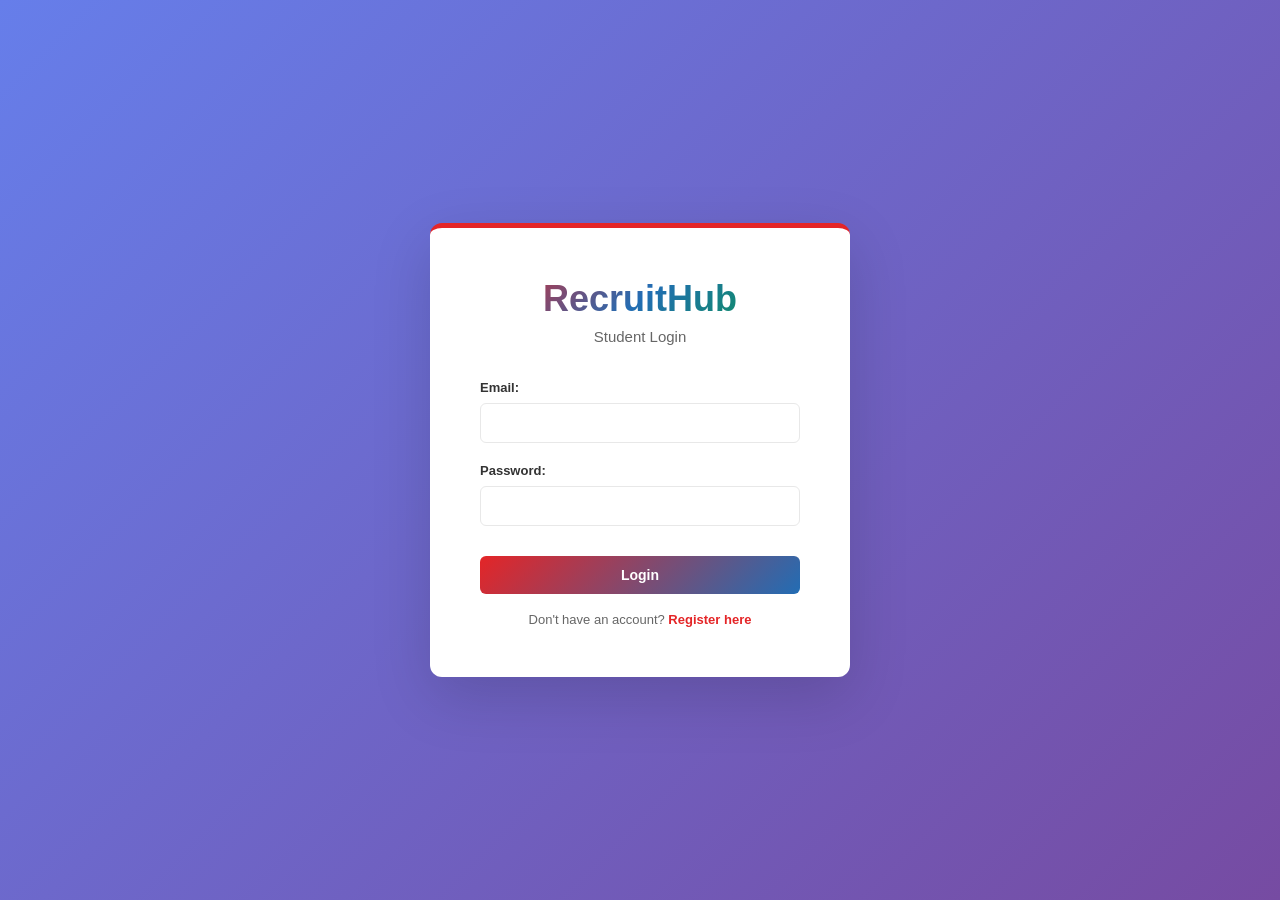
<file: Frontend/HTML/index.html>
<!DOCTYPE html>
<html lang="en">
<head>
    <meta charset="UTF-8">
    <meta name="viewport" content="width=device-width, initial-scale=1.0">
    <title>RecruitHub - Login</title>
    <link rel="stylesheet" href="../CSS/style.css">
</head>
<body class ="login-body">
    <div class="login-container">
        <h1>RecruitHub</h1>
        <h2>Student Login</h2>
        
        <form id="loginForm">
            <div class="form-group">
                <label for="email">Email:</label>
                <input type="email" id="email" name="email" required>
            </div>

            <div class="form-group">
                <label for="password">Password:</label>
                <input type="password" id="password" name="password" required>
            </div>

            <button type="submit" class="btn">Login</button>
        </form>

        <p>Don't have an account? <a href="../HTML/register.html">Register here</a></p>
    </div>
    <div id="customPopup" class="custom-popup"></div>
    <script src="../JS/script.js"></script>
</body>
</html>
</file>
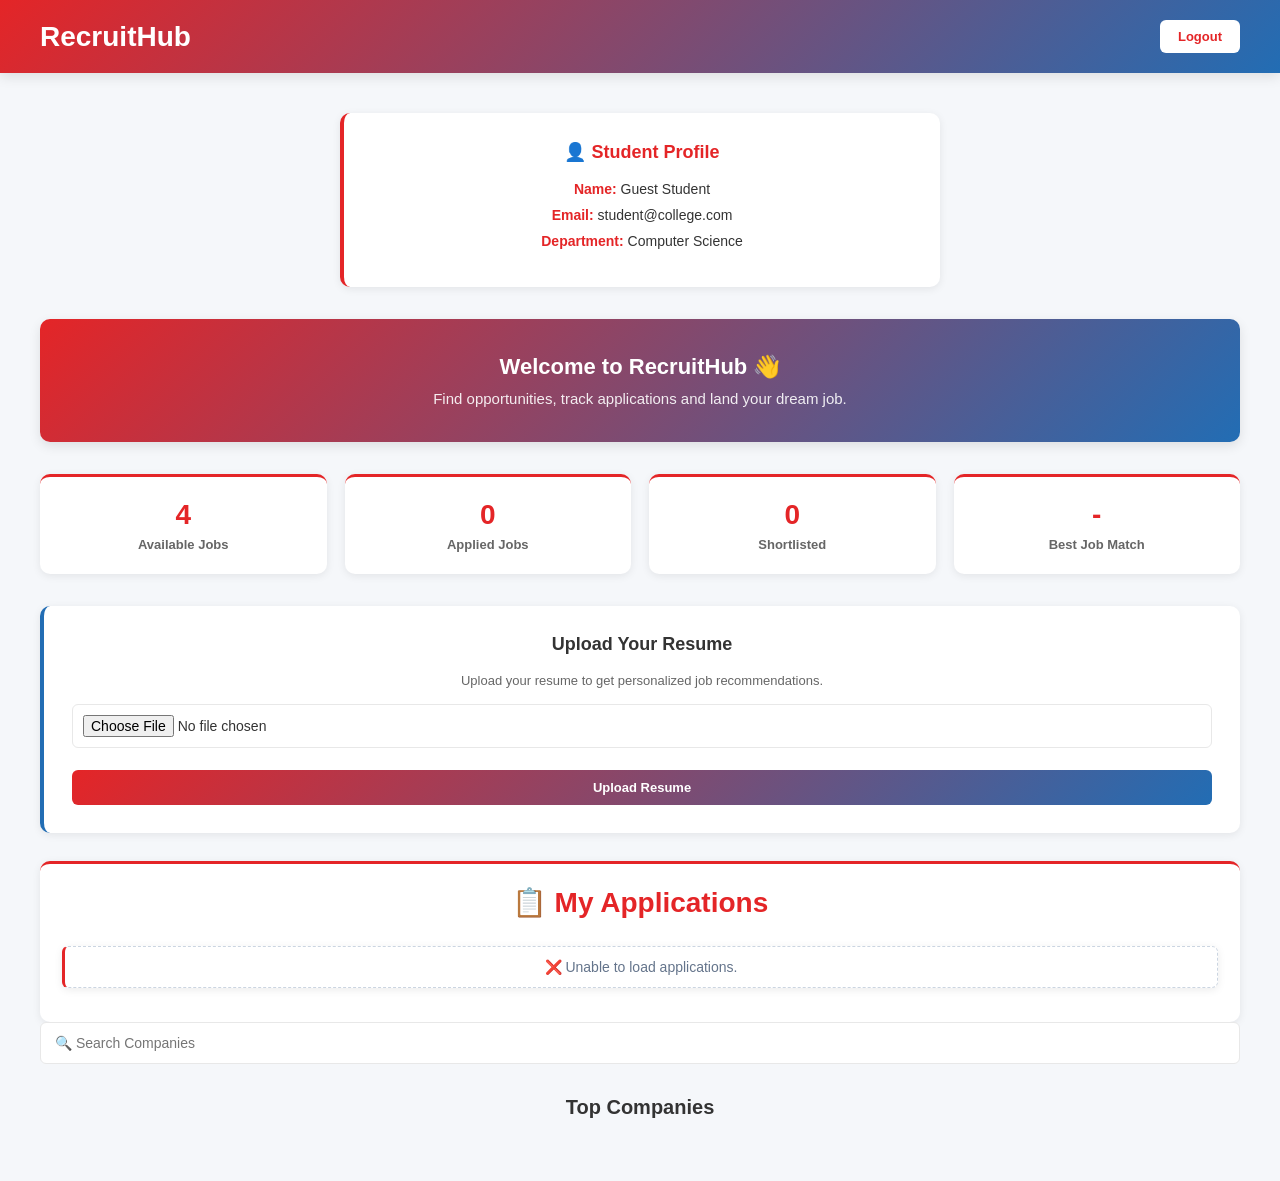
<file: Frontend/HTML/dashboard.html>
<!DOCTYPE html>

<html lang="en">
<head>
    <meta charset="UTF-8">
    <meta name="viewport" content="width=device-width, initial-scale=1.0">
    <title>RecruitHub - Dashboard</title>
    <link rel="stylesheet" href="../CSS/style.css">
</head>
<body class="dashboard-body">


<header class="dashboard-header">
    <h1>RecruitHub</h1>
    <button class="logout-btn" onclick="logout()">Logout</button>
</header>

<div class="dashboard-container">

    <!-- Student Profile -->
    <div class="student-card">
        <h2>👤 Student Profile</h2>

        <div class="profile-details">
            <p><strong>Name:</strong> <span id="studentName"></span></p>
            <p><strong>Email:</strong> <span id="studentEmail"></span></p>
            <p><strong>Department:</strong> <span id="studentDept"></span></p>
        </div>
    </div>

    <!-- Hero Section -->
    <div class="hero-section">
        <h2>Welcome to RecruitHub 👋</h2>
        <p>Find opportunities, track applications and land your dream job.</p>
    </div>

    <!-- Stats -->
    <div class="stats-container">

        <div class="stat-card">
            <h3>4</h3>
            <p>Available Jobs</p>
        </div>

        <div class="stat-card">
            <h3 id="appliedCount">0</h3>
            <p>Applied Jobs</p>
        </div>

        <div class="stat-card">
            <h3>0</h3>
            <p>Shortlisted</p>
        </div>

        <div class="stat-card">
    <h3 id="topMatch">-</h3>
    <p>Best Job Match</p>
       </div>

    </div>
    <!-- RESUME UPLOAD SECTION -->

<div class="resume-section">

    <h2>Upload Your Resume</h2>

    <p>
        Upload your resume to get personalized job recommendations.
    </p>

    <form id="resumeForm">

        <input
            type="file"
            id="resumeFile"
            accept=".pdf"
            required
        >

        <button
            type="submit"
            class="upload-resume-btn"
        >
            Upload Resume
        </button>

    </form>

</div>

    <!-- Applications -->
    <div class="stat-card">
        <h3>📋 My Applications</h3>
        <ul id="appliedCompanies" style="margin-top:15px;"></ul>
    </div>

    <!-- Search -->
    <div class="search-section">
        <input type="text" id="searchInput" placeholder="🔍 Search Companies">
    </div>

    <!-- Companies -->
    <div class="companies-section">
        <h2>Top Companies</h2>
        <div class="companies-grid" id="companiesGrid">

    </div>

</div>

</div>

<div id="customPopup" class="custom-popup"></div>
<div id="withdrawModal" class="withdraw-modal">

    <div class="withdraw-modal-box">

        <h3>Withdraw Application?</h3>

        <p>
            Are you sure you want to withdraw this application?
        </p>

        <div class="withdraw-modal-buttons">

            <button
                class="cancel-withdraw-btn"
                onclick="closeWithdrawModal()">

                Cancel

            </button>

            <button
                class="confirm-withdraw-btn"
                onclick="confirmWithdraw()">

                Yes, Withdraw

            </button>

        </div>

    </div>

</div>
<div id="logoutModal" class="withdraw-modal">

    <div class="withdraw-modal-box">

        <h3>Logout?</h3>

        <p>
            Are you sure you want to logout?
        </p>

        <div class="withdraw-modal-buttons">

            <button
                class="cancel-withdraw-btn"
                onclick="closeLogoutModal()">

                Cancel

            </button>

            <button
                class="confirm-withdraw-btn"
                onclick="confirmLogout()">

                Yes, Logout

            </button>

        </div>

    </div>

</div>

<script src="../JS/script.js"></script>
</body>



</body>
</html>
</file>
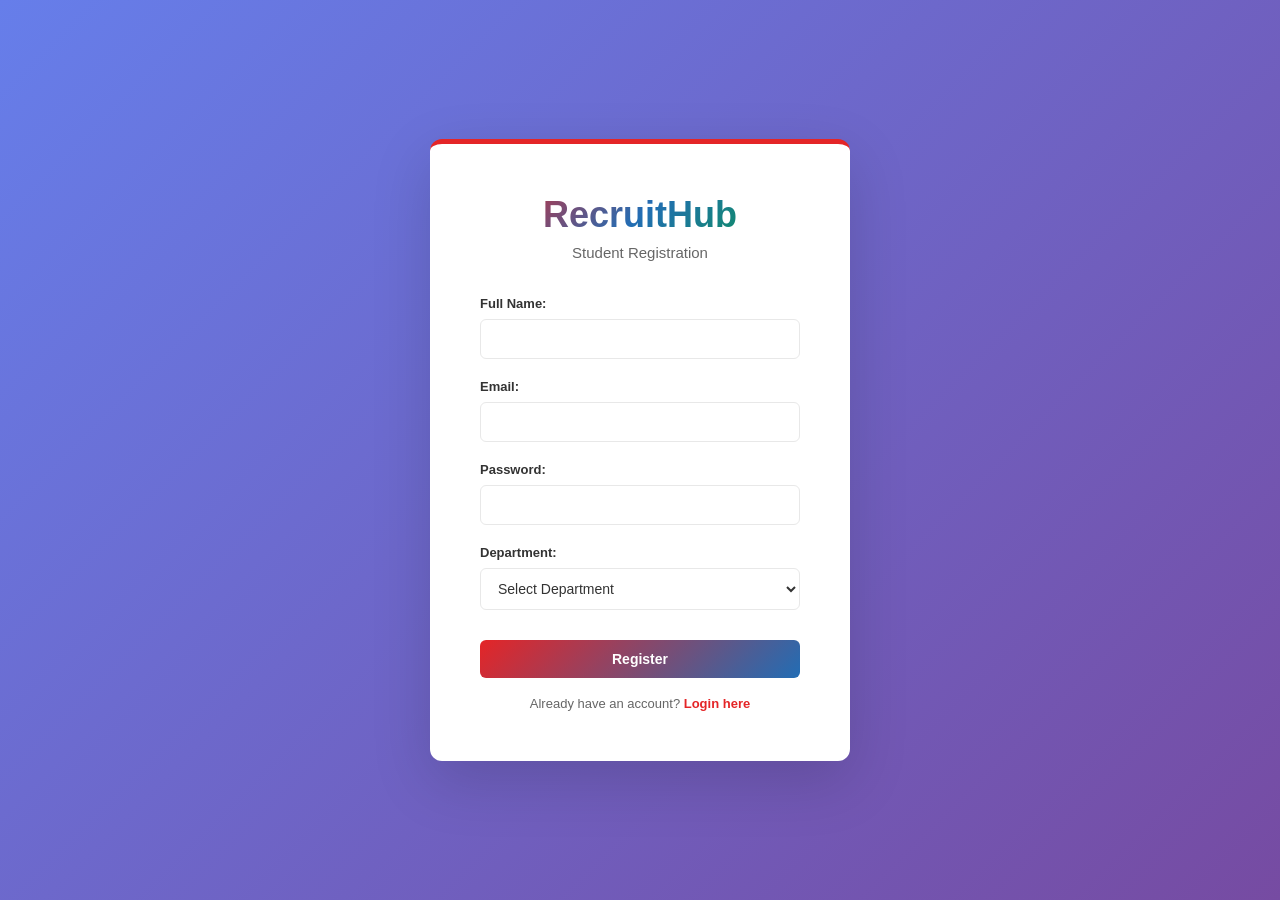
<file: Frontend/HTML/register.html>
<!DOCTYPE html>
<html lang="en">
<head>
    <meta charset="UTF-8">
    <meta name="viewport" content="width=device-width, initial-scale=1.0">
    <title>RecruitHub - Register</title>
    <link rel="stylesheet" href="../CSS/style.css">
</head>
<body class="login-body">
    <div class="login-container">
        <h1>RecruitHub</h1>
        <h2>Student Registration</h2>
        
        <form id="registerForm">
            <div class="form-group">
                <label for="name">Full Name:</label>
                <input type="text" id="name" name="name" required>
            </div>

            <div class="form-group">
                <label for="email">Email:</label>
                <input type="email" id="email" name="email" required>
            </div>

            <div class="form-group">
                <label for="password">Password:</label>
                <input type="password" id="password" name="password" required>
            </div>

            <div class="form-group">
                <label for="department">Department:</label>
                <select id="department" name="department" required>
                    <option value="">Select Department</option>
                    <option value="AIDS">Artificial Intelligence & Data Science</option>
                    <option value="AIML">AI & Machine Learning</option>
                    <option value="CSE">Computer Science</option>
                    <option value="ECE">Electronics</option>
                    <option value="ME">Mechanical</option>
                    <option value="CE">Civil</option>
                    <option value="IT">Information Technology</option>
                    
                </select>
            </div>

            <button type="submit" class="btn">Register</button>
        </form>

        <p>Already have an account? <a href="../HTML/index.html">Login here</a></p>
        <div id="successMessage" class="success-message">
    Registration successful! Please login.
</div>
        <div id="errorMessage" class="error-message">
    ✕ Registration failed! Email may already be registered.
</div>
    </div>

    <script src="../JS/script.js"></script>

</body>
</html>
</file>
<file: Frontend/CSS/style.css>
* {
    margin: 0;
    padding: 0;
    box-sizing: border-box;
}

:root {
    --primary: #E42527;
    --secondary: #226DB4;
    --success: #089949;
    --dark: #1a1a1a;
    --light-bg: #f5f7fa;
    --white: #ffffff;
    --text: #333333;
    --gray: #666666;
    --border: #e8e8e8;
    --shadow: 0 2px 8px rgba(0, 0, 0, 0.08);
    --shadow-md: 0 4px 12px rgba(0, 0, 0, 0.1);
}

html, body {
    margin: 0;
    padding: 0;
    width: 100%;
    overflow-x: hidden;
}

body {
    font-family: -apple-system, BlinkMacSystemFont, 'Segoe UI', Roboto, sans-serif;
    background: var(--light-bg);
    color: var(--text);
}

/* ===== LOGIN PAGE ===== */
.login-body {
    background: linear-gradient(135deg, #667eea 0%, #764ba2 100%);
    height: 100vh;
    display: flex;
    justify-content: center;
    align-items: center;
    margin: 0;
    padding: 0;
}

.login-container {
    background: var(--white);
    padding: 50px;
    border-radius: 12px;
    box-shadow: 0 20px 60px rgba(0, 0, 0, 0.15);
    width: 100%;
    max-width: 420px;
    border-top: 5px solid var(--primary);
}

h1 {
    text-align: center;
    background: linear-gradient(135deg, var(--primary) 0%, var(--secondary) 50%, var(--success) 100%);
    -webkit-background-clip: text;
    -webkit-text-fill-color: transparent;
    font-size: 36px;
    font-weight: 700;
    margin-bottom: 8px;
}

h2 {
    text-align: center;
    color: var(--gray);
    font-size: 15px;
    font-weight: 500;
    margin-bottom: 35px;
}

.form-group {
    margin-bottom: 20px;
}

label {
    display: block;
    margin-bottom: 8px;
    color: var(--text);
    font-weight: 600;
    font-size: 13px;
}

input, select {
    width: 100%;
    padding: 11px 13px;
    border: 1px solid var(--border);
    border-radius: 6px;
    font-size: 14px;
    background: white;
    color: var(--text);
    transition: all 0.2s ease;
}

input:focus, select:focus {
    outline: none;
    border-color: var(--primary);
    box-shadow: 0 0 0 3px rgba(228, 37, 39, 0.1);
}

.btn {
    width: 100%;
    padding: 11px;
    background: linear-gradient(135deg, var(--primary) 0%, var(--secondary) 100%);
    color: white;
    border: none;
    border-radius: 6px;
    font-size: 14px;
    font-weight: 600;
    cursor: pointer;
    transition: all 0.2s ease;
    margin-top: 10px;
}

.btn:hover {
    transform: translateY(-2px);
    box-shadow: 0 8px 16px rgba(228, 37, 39, 0.25);
}

p {
    text-align: center;
    margin-top: 18px;
    color: var(--gray);
    font-size: 13px;
}

a {
    color: var(--primary);
    text-decoration: none;
    font-weight: 600;
}

a:hover {
    text-decoration: underline;
}

/* ===== MESSAGES ===== */
.success-message, .error-message {
    position: fixed;
    top: 20px;
    right: 20px;
    padding: 12px 18px;
    border-radius: 6px;
    font-size: 13px;
    font-weight: 600;
    box-shadow: var(--shadow-md);
    display: none;
    z-index: 1000;
}

.success-message {
    background-color: var(--success);
    color: white;
}

.error-message {
    background-color: #ef4444;
    color: white;
}

/* ===== DASHBOARD ===== */
.dashboard-body {
    background: var(--light-bg);
    min-height: 100vh;
    margin: 0;
    padding: 0;
    width: 100%;
}

.dashboard-header {
    background: linear-gradient(135deg, var(--primary) 0%, var(--secondary) 100%);
    color: white;
    padding: 20px 40px;
    display: flex;
    justify-content: space-between;
    align-items: center;
    box-shadow: var(--shadow-md);
    width: 100%;
    margin: 0;
    position: relative;
}

.dashboard-header h1 {
    margin: 0;
    color: white !important;
    font-size: 28px;
    font-weight: 700;
    background: none !important;
    -webkit-text-fill-color: white !important;
}

.logout-btn {
    background: white;
    color: var(--primary);
    border: none;
    padding: 9px 18px;
    border-radius: 6px;
    font-weight: 600;
    font-size: 13px;
    cursor: pointer;
    transition: all 0.2s ease;
}

.logout-btn:hover {
    background: #f0f0f0;
    box-shadow: var(--shadow);
}

.dashboard-container {
    padding: 40px;
    max-width: 1400px;
    margin: 0 auto;
    width: 100%;
}

/* ===== STUDENT CARD ===== */
.student-card {
    background: var(--white);
    padding: 28px;
    border-radius: 10px;
    margin-bottom: 32px;
    box-shadow: var(--shadow);
    max-width: 600px;
    margin-left: auto;
    margin-right: auto;
    border-left: 4px solid var(--primary);
}

.student-card h2 {
    color: var(--primary);
    margin-bottom: 18px;
    font-size: 18px;
    font-weight: 700;
}

.profile-details p {
    margin: 10px 0;
    font-size: 14px;
    color: var(--text);
}

.profile-details strong {
    color: var(--primary);
    font-weight: 600;
    min-width: 100px;
}

/* ===== HERO SECTION ===== */
.hero-section {
    background: linear-gradient(135deg, var(--primary) 0%, var(--secondary) 100%);
    color: white;
    padding: 35px;
    border-radius: 10px;
    margin-bottom: 32px;
    box-shadow: var(--shadow-md);
}

.hero-section h2 {
    color: white;
    margin-bottom: 10px;
    font-size: 22px;
    font-weight: 700;
}

.hero-section p {
    color: rgba(255, 255, 255, 0.9);
    margin: 0;
    font-size: 15px;
}

/* ===== STATS ===== */
.stats-container {
    display: grid;
    grid-template-columns: repeat(auto-fit, minmax(180px, 1fr));
    gap: 18px;
    margin-bottom: 32px;
}

.stat-card {
    background: var(--white);
    padding: 22px;
    text-align: center;
    border-radius: 10px;
    box-shadow: var(--shadow);
    border-top: 3px solid var(--primary);
}

.stat-card h3 {
    color: var(--primary);
    font-size: 28px;
    font-weight: 700;
    margin-bottom: 6px;
}

.stat-card p {
    color: var(--gray);
    font-size: 13px;
    font-weight: 600;
    margin: 0;
}

/* ===== SEARCH ===== */
.search-section {
    margin-bottom: 32px;
}

.search-section input {
    width: 100%;
    padding: 12px 14px;
    border: 1px solid var(--border);
    border-radius: 6px;
    font-size: 14px;
    transition: all 0.2s ease;
}

.search-section input:focus {
    outline: none;
    border-color: var(--primary);
    box-shadow: 0 0 0 3px rgba(228, 37, 39, 0.1);
}

/* ===== COMPANIES ===== */
.companies-section h2 {
    color: var(--text);
    margin-bottom: 22px;
    font-size: 20px;
    font-weight: 700;
}

.companies-grid {
    display: grid;
    grid-template-columns: repeat(auto-fill, minmax(280px, 1fr));
    gap: 20px;
}

.company-card {
    background: var(--white);
    padding: 22px;
    border-radius: 10px;
    box-shadow: var(--shadow);
    border-left: 3px solid var(--primary);
    transition: all 0.2s ease;
}

.company-card:hover {
    box-shadow: var(--shadow-md);
    transform: translateY(-2px);
}

.company-card h3 {
    color: var(--primary);
    margin-bottom: 12px;
    font-size: 16px;
    font-weight: 700;
}

.company-card p {
    color: var(--gray);
    margin: 8px 0;
    font-size: 13px;
}

.company-card strong {
    color: var(--text);
    font-weight: 600;
}

/* ===== MATCH ===== */
.match-section {
    margin: 12px 0;
    padding: 10px;
    border-radius: 6px;
    background: #f3f4f6;
    text-align: center;
    border: 1px solid var(--border);
}

.match-high {
    color: var(--success);
    font-weight: 700;
    font-size: 14px;
}

.match-medium {
    color: #f59e0b;
    font-weight: 700;
    font-size: 14px;
}

.match-low {
    color: #ef4444;
    font-weight: 700;
    font-size: 14px;
}

/* ===== BUTTONS ===== */
.apply-btn, .upload-resume-btn {
    width: 100%;
    padding: 10px;
    background: linear-gradient(135deg, var(--primary) 0%, var(--secondary) 100%);
    color: white;
    border: none;
    border-radius: 6px;
    font-weight: 600;
    cursor: pointer;
    margin-top: 12px;
    transition: all 0.2s ease;
    font-size: 13px;
}

.apply-btn:hover {
    transform: translateY(-2px);
    box-shadow: 0 8px 16px rgba(228, 37, 39, 0.25);
}

.applied-btn {
    width: 100%;
    padding: 10px;
    border: none;
    border-radius: 6px;
    background-color: var(--success);
    color: white;
    font-size: 13px;
    font-weight: 600;
    cursor: not-allowed;
    opacity: 0.8;
}

/* ===== APPLICATIONS ===== */
#appliedCompanies {
    list-style: none;
    padding: 0;
    margin: 0;
}

#appliedCompanies li {
    display: flex;
    align-items: center;
    margin-bottom: 12px;
    font-size: 14px;
    padding: 12px;
    background: var(--white);
    border-radius: 6px;
    border-left: 3px solid var(--primary);
    box-shadow: var(--shadow);
    transition: all 0.2s ease;
}

#appliedCompanies li:hover {
    box-shadow: var(--shadow-md);
}

#appliedCompanies .dot {
    width: 8px;
    height: 8px;
    background: var(--primary);
    border-radius: 50%;
    margin-right: 10px;
    flex-shrink: 0;
}

#appliedCompanies .company-item strong {
    color: var(--primary);
    font-weight: 600;
}

.withdraw-btn {
    margin-left: auto;
    padding: 5px 12px;
    border: none;
    border-radius: 5px;
    background-color: #ef4444;
    color: white;
    font-size: 12px;
    font-weight: 600;
    cursor: pointer;
    transition: all 0.2s ease;
}

.withdraw-btn:hover {
    background-color: #dc2626;
}

.empty-application {
    list-style: none;
    width: 100%;
    display: flex;
    justify-content: center;
    align-items: center;
    text-align: center;
    padding: 30px;
    color: var(--gray);
    font-size: 14px;
    background: var(--white);
    border-radius: 6px;
    margin-top: 12px;
    box-shadow: var(--shadow);
}

/* ===== RESUME ===== */
.resume-section {
    background: var(--white);
    padding: 28px;
    margin: 28px 0;
    border-radius: 10px;
    box-shadow: var(--shadow);
    border-left: 4px solid var(--secondary);
}

.resume-section h2 {
    margin-bottom: 8px;
    color: var(--text);
    font-size: 18px;
    font-weight: 700;
}

.resume-section p {
    color: var(--gray);
    margin-bottom: 16px;
    font-size: 13px;
}

#resumeForm {
    display: flex;
    gap: 10px;
    align-items: center;
    flex-wrap: wrap;
}

#resumeFile {
    padding: 10px;
    border: 1px solid var(--border);
    border-radius: 6px;
    flex: 1;
    min-width: 180px;
    transition: all 0.2s ease;
}

#resumeFile:focus {
    outline: none;
    border-color: var(--secondary);
    box-shadow: 0 0 0 3px rgba(34, 109, 180, 0.1);
}

/* ===== MODALS ===== */
.custom-popup {
    position: fixed;
    top: 20px;
    right: 20px;
    padding: 12px 18px;
    border-radius: 6px;
    color: white;
    font-size: 13px;
    font-weight: 600;
    box-shadow: var(--shadow-md);
    display: none;
    z-index: 9999;
}

.popup-success {
    background-color: var(--success);
}

.popup-error {
    background-color: #ef4444;
}

.withdraw-modal {
    display: none;
    position: fixed;
    top: 0;
    left: 0;
    width: 100%;
    height: 100%;
    background: rgba(0, 0, 0, 0.4);
    z-index: 3000;
    justify-content: center;
    align-items: center;
}

.withdraw-modal-box {
    background: var(--white);
    width: 360px;
    padding: 32px;
    border-radius: 10px;
    text-align: center;
    box-shadow: 0 20px 50px rgba(0, 0, 0, 0.15);
}

.withdraw-modal-box h3 {
    margin-bottom: 10px;
    color: var(--text);
    font-size: 18px;
    font-weight: 700;
}

.withdraw-modal-box p {
    color: var(--gray);
    margin-bottom: 22px;
    font-size: 13px;
}

.withdraw-modal-buttons {
    display: flex;
    justify-content: center;
    gap: 10px;
}

.cancel-withdraw-btn, .confirm-withdraw-btn {
    border: none;
    padding: 9px 18px;
    border-radius: 6px;
    cursor: pointer;
    font-size: 13px;
    font-weight: 600;
    transition: all 0.2s ease;
}

.cancel-withdraw-btn {
    background: #f3f4f6;
    color: var(--text);
}

.cancel-withdraw-btn:hover {
    background: #e5e7eb;
}

.confirm-withdraw-btn {
    background: linear-gradient(135deg, #ef4444 0%, #dc2626 100%);
    color: white;
}

.confirm-withdraw-btn:hover {
    transform: translateY(-2px);
}

/* ===== RESPONSIVE ===== */
@media (max-width: 768px) {
    .login-container {
        padding: 35px 20px;
        max-width: 90%;
    }

    h1 {
        font-size: 28px;
    }

    .dashboard-header {
        flex-direction: column;
        gap: 12px;
        padding: 15px 20px;
    }

    .dashboard-container {
        padding: 25px 18px;
    }

    .companies-grid {
        grid-template-columns: 1fr;
    }

    .stats-container {
        grid-template-columns: repeat(2, 1fr);
    }
}

@media (max-width: 480px) {
    .login-container {
        padding: 25px 18px;
    }

    .dashboard-header {
        padding: 12px 15px;
    }

    .dashboard-header h1 {
        font-size: 22px;
    }

    .dashboard-container {
        padding: 15px 12px;
    }

    .stats-container {
        grid-template-columns: 1fr;
    }

    #appliedCompanies li {
        flex-wrap: wrap;
    }

    .withdraw-btn {
        margin-left: 0;
        margin-top: 8px;
        width: 100%;
    }

    #resumeForm {
        flex-direction: column;
    }

    #resumeFile {
        min-width: 100%;
    }
}
/* MY APPLICATIONS - FINAL UI */

#appliedCompanies {
    list-style: none;
    padding: 0;
    margin: 20px 0 0 0;
    display: flex;
    flex-direction: column;
    gap: 12px;
}

#appliedCompanies .application-item {
    display: flex;
    align-items: center;
    justify-content: space-between;

    width: 100%;
    min-height: 68px;

    padding: 14px 20px;
    box-sizing: border-box;

    background: #ffffff;
    border: 1px solid #e5e7eb;
    border-left: 4px solid #6366f1;

    border-radius: 12px;

    box-shadow: 0 3px 10px rgba(0, 0, 0, 0.05);

    transition: 0.2s ease;
}

#appliedCompanies .application-item:hover {
    transform: translateY(-2px);
    box-shadow: 0 6px 18px rgba(0, 0, 0, 0.08);
}


/* LEFT SIDE */

.application-info {
    display: flex;
    align-items: center;
    gap: 12px;
}

.application-info .dot {
    width: 9px;
    height: 9px;

    background: #6366f1;
    border-radius: 50%;

    flex-shrink: 0;
}

.company-item {
    display: flex;
    align-items: center;
    gap: 8px;

    font-size: 15px;
}

.company-item strong {
    font-size: 17px;
    color: #111827;
}

.company-item span {
    color: #6b7280;
}


/* RIGHT SIDE */

.application-status {
    display: flex;
    align-items: center;
    gap: 14px;
}


/* STATUS */

.status-badge {
    display: inline-flex;
    align-items: center;
    justify-content: center;

    min-width: 80px;

    padding: 6px 12px;

    border-radius: 20px;

    font-size: 13px;
    font-weight: 600;
}


/* APPLIED */

.status-badge.applied {
    background: #eef2ff;
    color: #4f46e5;
}


/* SHORTLISTED */

.status-badge.shortlisted {
    background: #ecfdf5;
    color: #059669;
}


/* INTERVIEW */

.status-badge.interview {
    background: #fff7ed;
    color: #ea580c;
}


/* SELECTED */

.status-badge.selected {
    background: #dcfce7;
    color: #15803d;
}


/* REJECTED */

.status-badge.rejected {
    background: #fef2f2;
    color: #dc2626;
}


/* WITHDRAW BUTTON */

.withdraw-btn {
    border: none;

    padding: 7px 14px;

    border-radius: 7px;

    background: #fee2e2;
    color: #dc2626;

    font-size: 13px;
    font-weight: 600;

    cursor: pointer;

    transition: 0.2s ease;
}

.withdraw-btn:hover {
    background: #dc2626;
    color: white;
}


/* EMPTY APPLICATION */

.empty-application {
    padding: 18px 20px;

    background: #f8fafc;

    border: 1px dashed #cbd5e1;

    border-radius: 10px;

    color: #64748b;

    text-align: center;

    font-size: 14px;
}


/* MOBILE */

@media (max-width: 700px) {

    #appliedCompanies .application-item {
        flex-direction: column;
        align-items: flex-start;
        gap: 12px;
    }

    .application-status {
        width: 100%;
        justify-content: space-between;
    }

}
</file>
